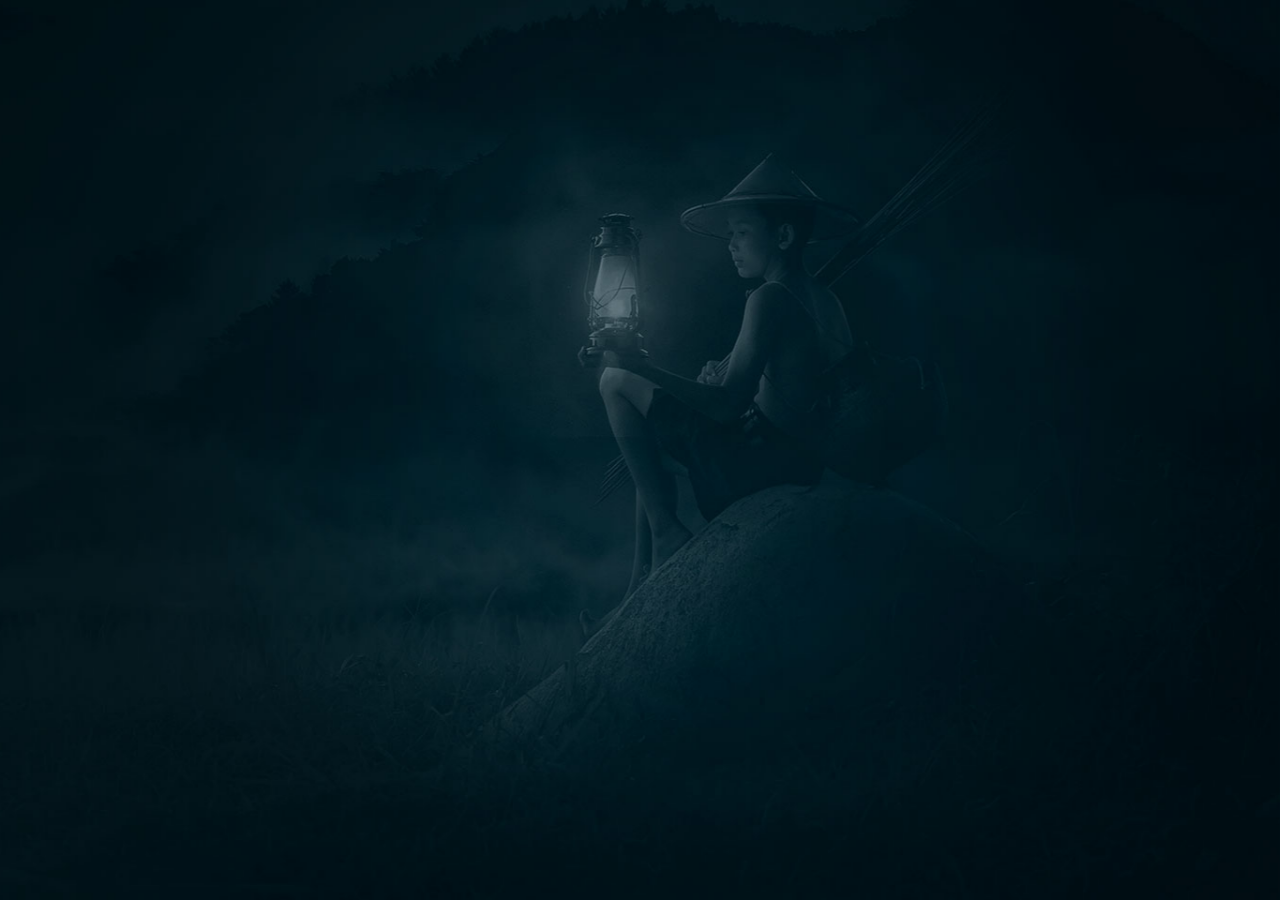
<file: index.html>
<!DOCTYPE html>
<html lang="ru">

<head>
  <meta charset="UTF-8">
  <meta name="viewport" content="width=1200px, initial-scale=1.0">
  <title>AirAsia</title>
  <link rel="stylesheet" href="css/main.css">
</head>

<body>
  <div class="welcome">
    <div class="welcome__container">
      <div class="central central_asia">
        <div class="central__pic">
          <img src="/images/airasia_logo.png" alt="airasia" class="central__logo">
          <div class="central__content">Открой для себя Азию</div>
        </div>
        <a href="/main.html" class="button">Войти</a>
      </div>
    </div>
  </div>
</body>

</html>
</file>
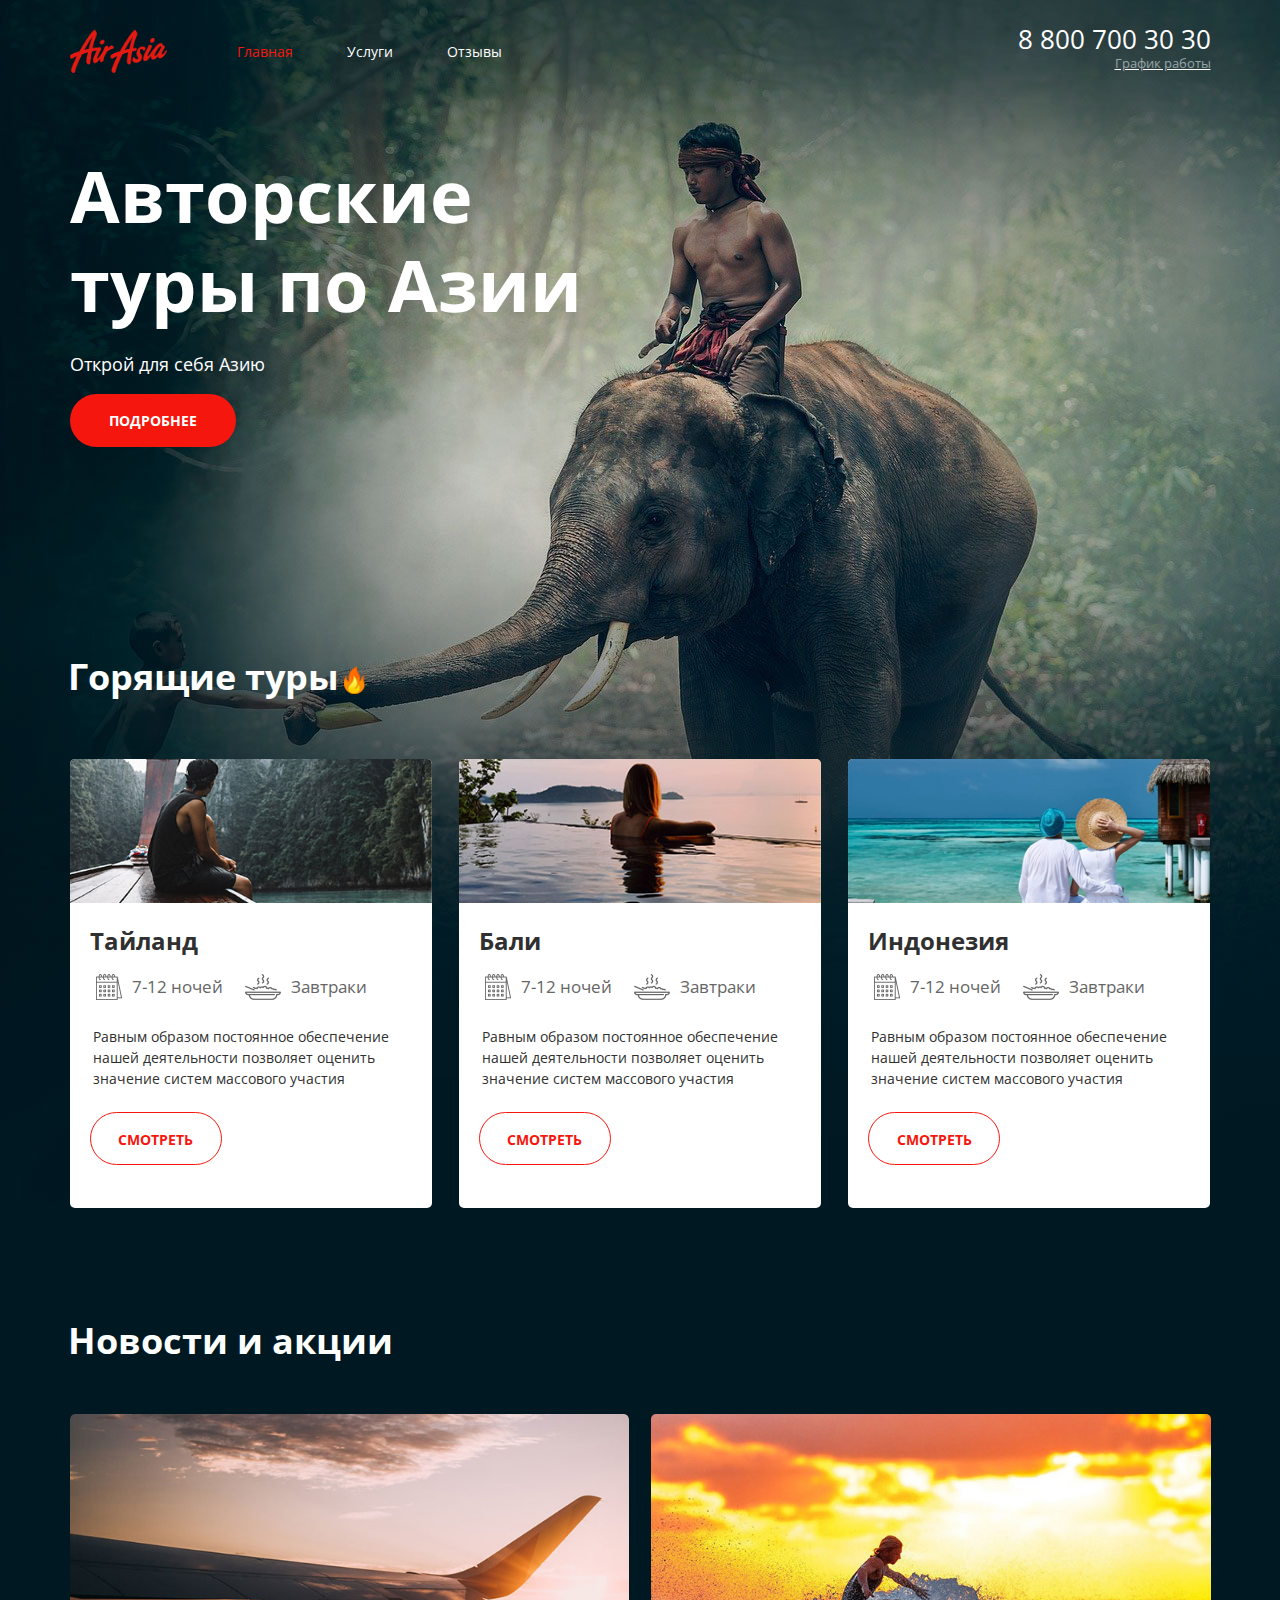
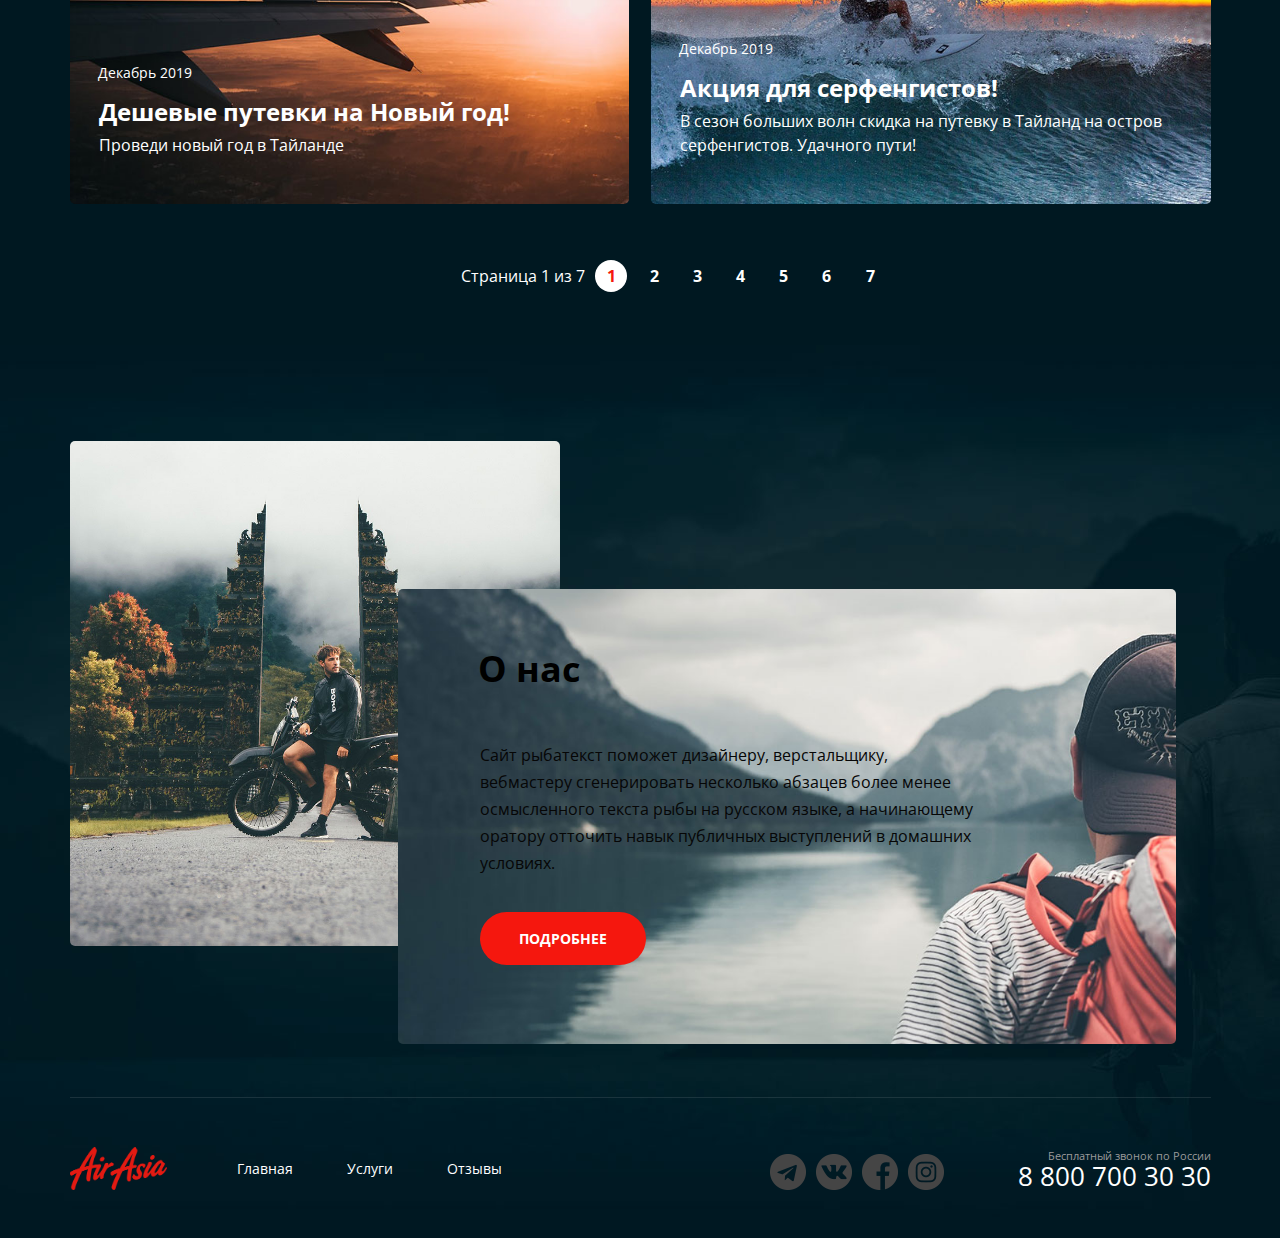
<file: main.html>
<!DOCTYPE html>
<html lang="ru">

<head>
  <meta charset="UTF-8">
  <meta name="viewport" content="width=1200px, initial-scale=1.0">
  <title>AirAsia</title>
  <link rel="stylesheet" href="css/main.css">
</head>

<body>
  <div class="wrapper main-page-wrapper">
    <div class="container">
      <header class="header">
        <div class="header__col">
          <a href="#" class="logo">
            <img src="/images/airasia_logo.png" alt="" class="logo__img">
          </a>
          <nav class="menu">
            <ul class="menu__list">
              <li class="menu__item menu__item-active">
                <a href="/main.html" class="menu__link">Главная</a>
              </li>
              <li class="menu__item ">
                <a href="/offers.html" class="menu__link">Услуги</a>
              </li>
              <li class="menu__item">
                <a href="/reviews.html" class="menu__link">Отзывы</a>
              </li>
            </ul>
          </nav>
        </div>
        <div class="header__col header__col_align_right">
          <address class="contacts">
            <a href="tel:+78007003030" class="contacts__phone">8 800 700 30 30</a>
            <div class="contacts__work-time">
              <div class="contacts__text">График работы</div>
              <div class="contacts__dropdown">
                <div class="contacts__triangle"></div>
                <ul class="contacts__list">
                  <li class="contacts__item contacts__item-bold">пн-вс: 09:00 - 20:00</li>
                  <li class="contacts__item ">Обед: 14:00-14:30</li>
                </ul>
              </div>
            </div>
          </address>
        </div>
      </header>
    </div>
    <section class="promo">
      <div class="container">
        <div class="promo__main">
          <h1 class="promo__title">Авторские туры по Азии</h1>
          <div class="promo__desc">Открой для себя Азию</div>
          <div class="btn">
            <a href="#" class="button">ПОДРОБНЕЕ</a>
          </div>
        </div>
      </div>
    </section>
    <section class="hot-turs">
      <div class="container">
        <h2 class="title title_icon_fire">Горящие туры</h2>
        <ul class="hot-turs__list">
          <li class="hot-turs__item">
            <div class="hot-turs__photo">
              <img src="images/content/offers/river.jpg" alt="Tour-photo" class="hot-turs__img">
            </div>
            <div class="hot-turs__desc">
              <h4 class="hot-turs__title">Тайланд</h4>
              <div class="hot-turs__content">
                <div class="hot-turs__features">
                  <div class="hot-turs__icon"><img src="images/icons/offers/calendar.png" alt="" class="hot-turs__pic">
                  </div>
                  <div class="hot-turs__subject">7-12 ночей</div>
                </div>
                <div class="hot-turs__features">
                  <div class="hot-turs__icon"><img src="images/icons/offers/meal.png" alt="" class="hot-turs__pic">
                  </div>
                  <div class="hot-turs__subject">Завтраки</div>
                </div>
              </div>
              <div class="hot-turs__text">Равным образом постоянное обеспечение нашей деятельности позволяет оценить
                значение систем массового участия</div>
              <div class="btn">
                <a href="#" class="button button_transparant">Смотреть</a>
              </div>
            </div>
          </li>
          <li class="hot-turs__item">
            <div class="hot-turs__photo">
              <img src="images/content/offers/pool.jpg" alt="Tour-photo" class="hot-turs__img">
            </div>
            <div class="hot-turs__desc">
              <h4 class="hot-turs__title">Бали</h4>
              <div class="hot-turs__content">
                <div class="hot-turs__features">
                  <div class="hot-turs__icon"><img src="images/icons/offers/calendar.png" alt="" class="hot-turs__pic">
                  </div>
                  <div class="hot-turs__subject">7-12 ночей</div>
                </div>
                <div class="hot-turs__features">
                  <div class="hot-turs__icon"><img src="images/icons/offers/meal.png" alt="" class="hot-turs__pic">
                  </div>
                  <div class="hot-turs__subject">Завтраки</div>
                </div>
              </div>
              <div class="hot-turs__text">Равным образом постоянное обеспечение нашей деятельности позволяет оценить
                значение систем массового участия</div>
              <div class="btn">
                <a href="#" class="button button_transparant">Смотреть</a>
              </div>
            </div>
          </li>
          <li class="hot-turs__item">
            <div class="hot-turs__photo">
              <img src="images/content/offers/ocean.jpg" alt="Tour-photo" class="hot-turs__img">
            </div>
            <div class="hot-turs__desc">
              <h4 class="hot-turs__title">Индонезия</h4>
              <div class="hot-turs__content">
                <div class="hot-turs__features">
                  <div class="hot-turs__icon"><img src="images/icons/offers/calendar.png" alt="" class="hot-turs__pic">
                  </div>
                  <div class="hot-turs__subject">7-12 ночей</div>
                </div>
                <div class="hot-turs__features">
                  <div class="hot-turs__icon"><img src="images/icons/offers/meal.png" alt="" class="hot-turs__pic">
                  </div>
                  <div class="hot-turs__subject">Завтраки</div>
                </div>
              </div>
              <div class="hot-turs__text">Равным образом постоянное обеспечение нашей деятельности позволяет оценить
                значение систем массового участия</div>
              <div class="btn">
                <a href="#" class="button button_transparant">Смотреть</a>
              </div>
            </div>
          </li>
        </ul>
      </div>
    </section>
    <section class="news">
      <div class="container">
        <h2 class="title">Новости и акции</h2>
        <ul class="news__list">
          <li class="news__item single-news">
            <div class="single-news__pic">
              <img src="images/content/news/plain.jpg" alt="plane" class="single-news news__img">
            </div>
            <div class="single-news__desc-wrap">
              <div class="single-news__calen">Декабрь 2019</div>
              <div class="single-news__title">Дешевые путевки на Новый год!</div>
              <div class="single-news__desc">Проведи новый год в Тайланде</div>
            </div>
          </li>
          <li class="news__item single-news">
            <div class="single-news__pic">
              <img src="images/content/news/surfer.jpg" alt="plane" class="single-news__img">
            </div>
            <div class="single-news__desc-wrap">
              <div class="single-news__calen">Декабрь 2019</div>
              <div class="single-news__title">Акция для серфенгистов!</div>
              <div class="single-news__desc">В сезон больших волн скидка на путевку в Тайланд на остров серфенгистов.
                Удачного пути!</div>
            </div>
          </li>
        </ul>
        <div class="paginator">
          <div class="paginator__display">Страница 1 из 7</div>
          <ul class="paginator__list">
            <li class="paginator__item paginator__item-active"><a href="#" class="paginator__link">1</a></li>
            <li class="paginator__item"><a href="#" class="paginator__link">2</a></li>
            <li class="paginator__item"><a href="#" class="paginator__link">3</a></li>
            <li class="paginator__item"><a href="#" class="paginator__link">4</a></li>
            <li class="paginator__item"><a href="#" class="paginator__link">5</a></li>
            <li class="paginator__item"><a href="#" class="paginator__link">6</a></li>
            <li class="paginator__item"><a href="#" class="paginator__link">7</a></li>
          </ul>
        </div>
      </div>
    </section>
    <section class="about">
      <div class="container">
        <div class="about__front">
          <div class="about__desc">
            <h2 class="title title_color_black">О нас</h2>
            <div class="about__text">
              <p>Сайт рыбатекст поможет дизайнеру, верстальщику, вебмастеру сгенерировать несколько абзацев более менее
                осмысленного текста рыбы на русском языке, а начинающему оратору отточить навык публичных выступлений в
                домашних условиях.</p>
            </div>
            <div class="btn">
              <a href="#" class="button">ПОДРОБНЕЕ</a>
            </div>
          </div>
        </div>
      </div>
    </section>
    <footer class="footer-container">
      <div class="container footer-container__content">
        <div class="footer footer-container__section">
          <div class="footer__col">
            <a href="#" class="logo">
              <img src="images/airasia_logo.png" alt="" class="logo__img">
            </a>
            <nav class="menu">
              <ul class="menu__list">
                <li class="menu__item">
                  <a href="/main.html" class="menu__link">Главная</a>
                </li>
                <li class="menu__item">
                  <a href="/offers.html" class="menu__link">Услуги</a>
                </li>
                <li class="menu__item">
                  <a href="/reviews.html" class="menu__link">Отзывы</a>
                </li>
              </ul>
            </nav>
          </div>
          <div class="footer__col footer__col_align_right">
            <div class="socials">
              <ul class="socials__list">
                <li class="socials__item ">
                  <a href="#" class="socials__link socials__link_tg ">
                  </a>
                </li>
                <li class="socials__item ">
                  <a href="#" class="socials__link socials__link_vk">
                  </a>
                </li>
                <li class="socials__item">
                  <a href="#" class="socials__link socials__link_fb">
                  </a>
                </li>
                <li class="socials__item">
                  <a href="#" class="socials__link socials__link_inst">
                  </a>
                </li>
              </ul>
            </div>
            <address class="contacts">
              <div class="contacts__desc">Бесплатный звонок по России</div>
              <a href="tel:+78007003030" class="contacts__phone">8 800 700 30 30</a>
            </address>
          </div>
        </div>
      </div>
    </footer>
  </div>
</body>

</html>
</file>
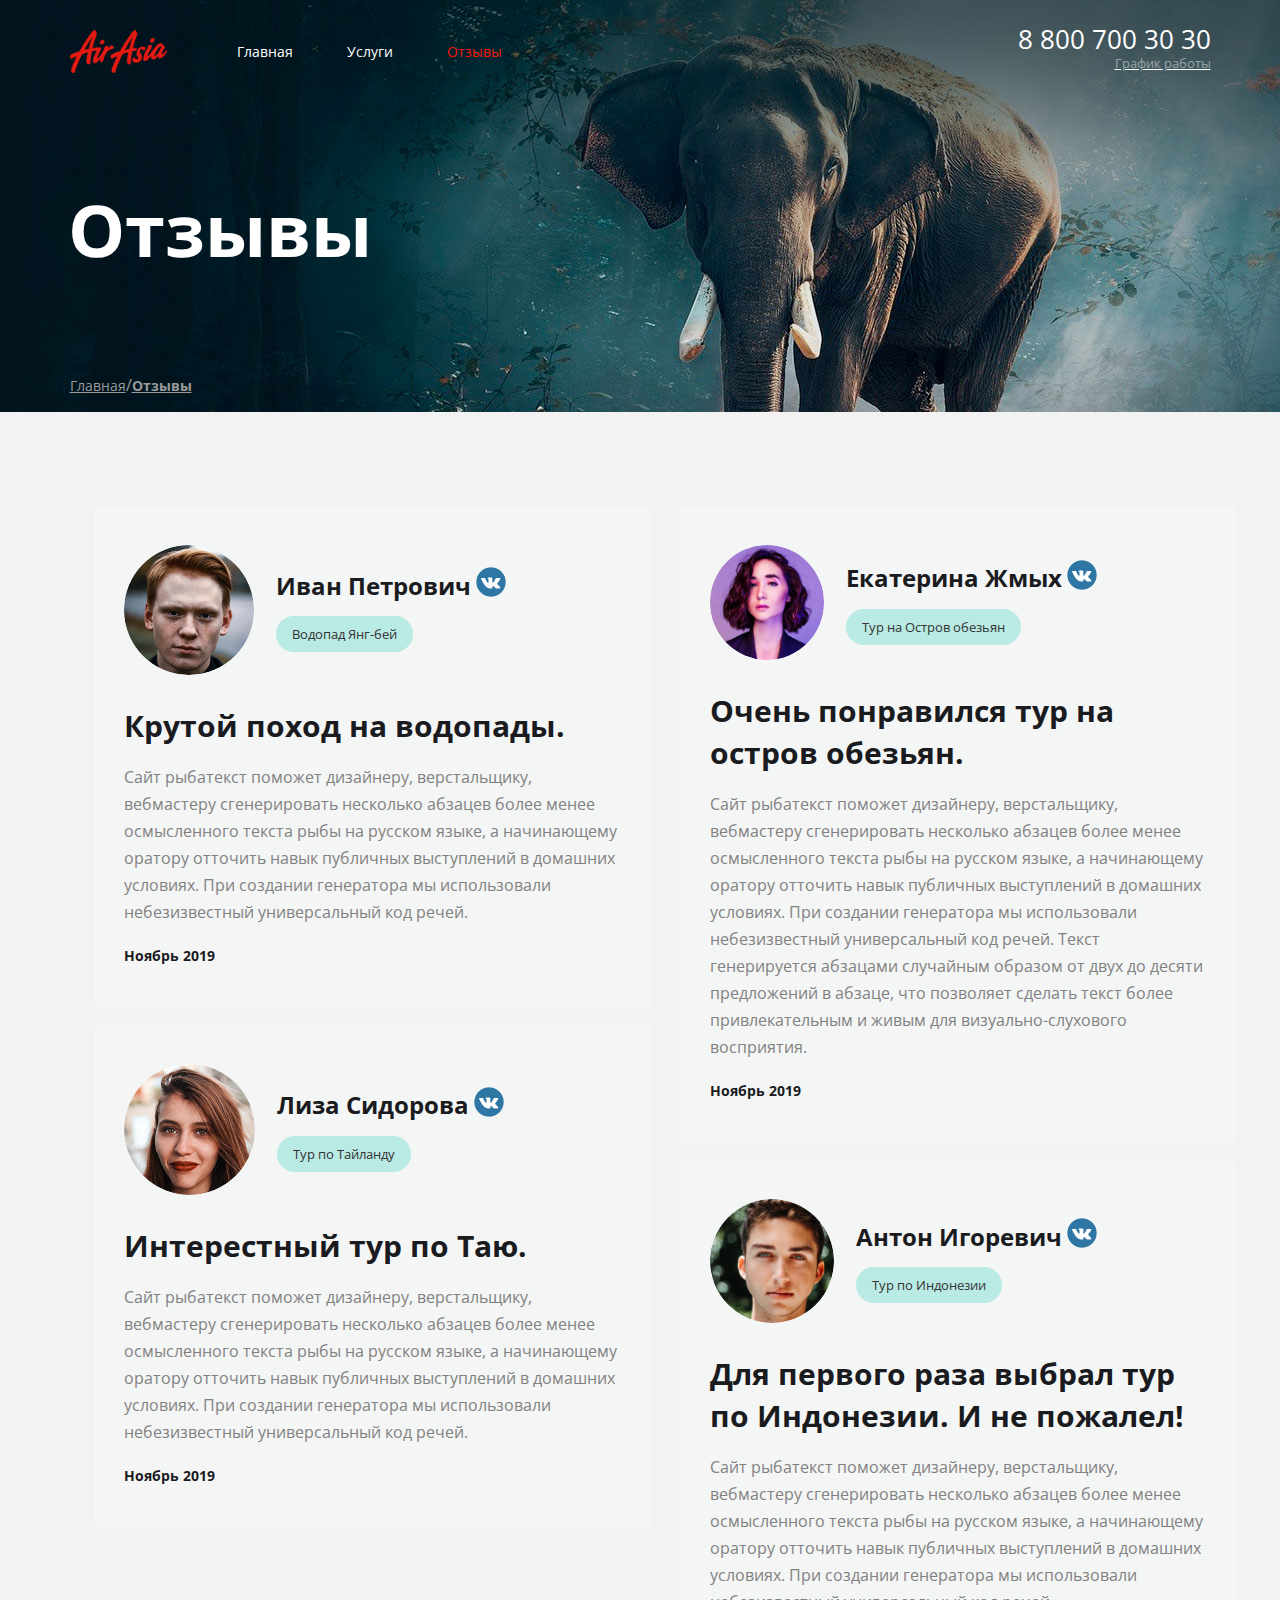
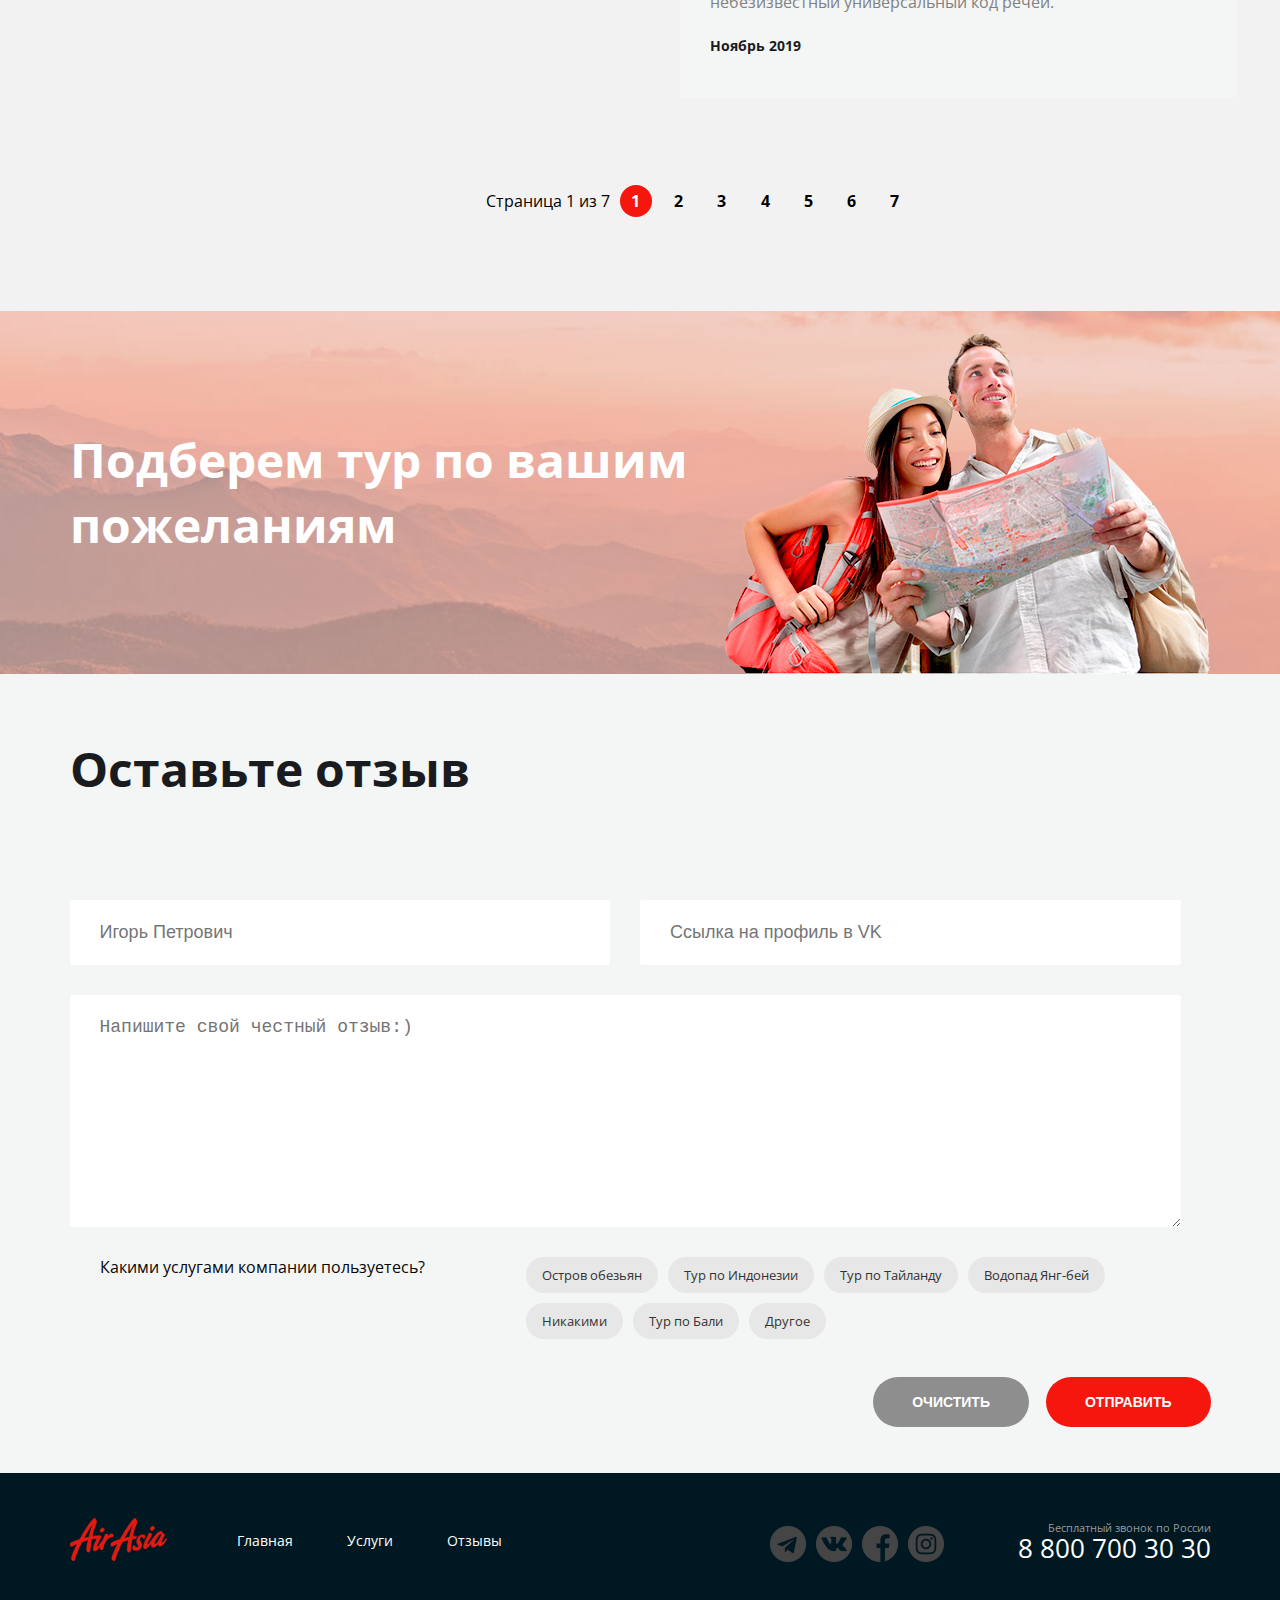
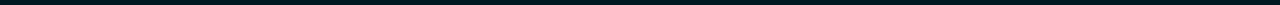
<file: reviews.html>
<!DOCTYPE html>
<html lang="ru">

<head>
  <meta charset="UTF-8">
  <meta name="viewport" content="width=1200, initial-scale=1.0">
  <link rel="stylesheet" href="/css/main.css">
  <title>Отзывы</title>
</head>

<body>
  <div class="wrapper wrapper__service">
    <section class="top-line">
      <div class="container header__container">
        <header class="header">
          <div class="header__col">
            <a href="#" class="logo">
              <img src="/images/airasia_logo.png" alt="" class="logo__img">
            </a>
            <nav class="menu">
              <ul class="menu__list">
                <li class="menu__item">
                  <a href="/main.html" class="menu__link">Главная</a>
                </li>
                <li class="menu__item ">
                  <a href="/offers.html" class="menu__link">Услуги</a>
                </li>
                <li class="menu__item menu__item-active">
                  <a href="/reviews.html" class="menu__link">Отзывы</a>
                </li>
              </ul>
            </nav>
          </div>
          <div class="header__col header__col_align_right">
            <address class="contacts">
              <a href="tel:+78007003030" class="contacts__phone">8 800 700 30 30</a>
              <div class="contacts__work-time">
                <div class="contacts__text">График работы</div>
                <div class="contacts__dropdown">
                  <div class="contacts__triangle"></div>
                  <ul class="contacts__list">
                    <li class="contacts__item contacts__item-bold">пн-вс: 09:00 - 20:00</li>
                    <li class="contacts__item ">Обед: 14:00-14:30</li>
                  </ul>
                </div>
              </div>
            </address>
          </div>
        </header>
        <h1 class="title title_service">Отзывы</h1>
        <nav class="breadcrumbs">
          <ul class="breadcrumbs__list">
            <li class="breadcrumbs__item">
              <a href="/main.html" class="breadcrumbs__link">Главная</a>
            </li>
            <li class="breadcrumbs__item breadcrumbs__item_active">
              <a href="/reviews.html" class="breadcrumbs__link">Отзывы</a>
            </li>
          </ul>
        </nav>
      </div>
    </section>
    <main class="page-content">
      <div class="container">
        <ul class="reviews">
          <li class="review__item review">
            <div class="review__header">
              <div class="review__photo">
                <div class="avatar">
                  <img src="images/content/reviews/ginger.jpg" alt="" class="avatar">
                </div>
              </div>
              <div class="review__userdata">
                <a href="#" class="review__user">Иван Петрович</a>
                <ul class="review__tags">
                  <li class="review__tag-item tag tag_background_light-blue">Водопад Янг-бей</li>
                </ul>
              </div>
            </div>
            <div class="review__content">
              <h3 class="review__title">Крутой поход на водопады.</h3>
              <div class="review__content-text">
                <p>Сайт рыбатекст поможет дизайнеру, верстальщику, вебмастеру сгенерировать несколько абзацев более
                  менее осмысленного текста рыбы на русском языке, а начинающему оратору отточить навык публичных
                  выступлений в домашних условиях. При создании генератора мы использовали небезизвестный универсальный
                  код речей.</p>
              </div>
              <div class="review__date">Ноябрь 2019</div>
            </div>
          </li>
           <li class="review__item review">
            <div class="review__header">
              <div class="review__photo">
                <div class="avatar">
                  <img src="images/content/reviews/liza.jpg" alt="" class="avatar">
                </div>
              </div>
              <div class="review__userdata">
                <a href="#" class="review__user">Лиза Сидорова</a>
                <ul class="review__tags">
                  <li class="review__tag-item tag tag_background_light-blue">Тур по Тайланду</li>
                </ul>
              </div>
            </div>
            <div class="review__content">
              <h3 class="review__title">Интерестный тур по Таю.</h3>
              <div class="review__content-text">
                <p>Сайт рыбатекст поможет дизайнеру, верстальщику, вебмастеру сгенерировать несколько абзацев более
                  менее осмысленного текста рыбы на русском языке, а начинающему оратору отточить навык публичных
                  выступлений в домашних условиях. При создании генератора мы использовали небезизвестный универсальный
                  код речей.</p>
              </div>
              <div class="review__date">Ноябрь 2019</div>
            </div>
          </li>
          <li class="review__item review">
            <div class="review__header">
              <div class="review__photo">
                <div class="avatar">
                  <img src="images/content/reviews/girl.jpg" alt="" class="avatar">
                </div>
              </div>
              <div class="review__userdata">
                <a href="#" class="review__user">Екатерина Жмых</a>
                <ul class="review__tags">
                  <li class="review__tag-item tag tag_background_light-blue">Тур на Остров обезьян</li>
                </ul>
              </div>
            </div>
            <div class="review__content">
              <h3 class="review__title">Очень понравился тур на остров обезьян.</h3>
              <div class="review__content-text">
                <p>Сайт рыбатекст поможет дизайнеру, верстальщику, вебмастеру сгенерировать несколько абзацев более
                  менее осмысленного текста рыбы на русском языке, а начинающему оратору отточить навык публичных
                  выступлений в домашних условиях. При создании генератора мы использовали небезизвестный универсальный
                  код речей. Текст генерируется абзацами случайным образом от двух до десяти предложений в абзаце, что
                  позволяет сделать текст более привлекательным и живым для визуально-слухового восприятия.</p>
              </div>
              <div class="review__date">Ноябрь 2019</div>
            </div>
          </li>
         
          <li class="review__item review">
            <div class="review__header">
              <div class="review__photo">
                <div class="avatar">
                  <img src="images/content/reviews/guy.jpg" alt="" class="avatar">
                </div>
              </div>
              <div class="review__userdata">
                <a href="#" class="review__user">Антон Игоревич</a>
                <ul class="review__tags">
                  <li class="review__tag-item tag tag_background_light-blue">Тур по Индонезии</li>
                </ul>
              </div>
            </div>
            <div class="review__content">
              <h3 class="review__title">Для первого раза выбрал тур по Индонезии. И не пожалел!</h3>
              <div class="review__content-text">
                <p>Сайт рыбатекст поможет дизайнеру, верстальщику, вебмастеру сгенерировать несколько абзацев более
                  менее осмысленного текста рыбы на русском языке, а начинающему оратору отточить навык публичных
                  выступлений в домашних условиях. При создании генератора мы использовали небезизвестный универсальный
                  код речей.</p>
              </div>
              <div class="review__date">Ноябрь 2019</div>
            </div>
          </li>
        </ul>
        <div class="paginator paginator_black">
          <div class="paginator__display">Страница 1 из 7</div>
          <ul class="paginator__list">
            <li class="paginator__item paginator_red_btn paginator__item-active-other"><a href="#" class="paginator__link">1</a></li>
            <li class="paginator__item paginator_red_btn"><a href="#" class="paginator__link">2</a></li>
            <li class="paginator__item paginator_red_btn"><a href="#" class="paginator__link">3</a></li>
            <li class="paginator__item paginator_red_btn"><a href="#" class="paginator__link">4</a></li>
            <li class="paginator__item paginator_red_btn"><a href="#" class="paginator__link">5</a></li>
            <li class="paginator__item paginator_red_btn"><a href="#" class="paginator__link">6</a></li>
            <li class="paginator__item paginator_red_btn"><a href="#" class="paginator__link">7</a></li>
          </ul>
        </div>
      </div>
    </main>
    <section class="separator">
      <div class="container separator_container">
        <div class="separator__content">
          <h2 class="separator__title">Подберем тур по вашим пожеланиям</h2>
          <div class="separator__decor">
            <img src="/images/decor/couple.png" alt="" class="separator__img">
          </div>
        </div>
      </div>
    </section>
    <section class="inner-section inner-section_bg_grey">
      <div class="container">
        <h2 class="inner-section__title">Оставьте отзыв</h2>
        <form class="form">
          <div class="form__row">
            <input type="text" placeholder="Игорь Петрович" class="form__input"></input>
            <input type="text" placeholder="Ссылка на профиль в VK" class="form__input"></input>
          </div>
          <div class="form__row">
            <textarea placeholder="Напишите свой честный отзыв:)" class="form__input form__input_textarea"></textarea>
          </div>
          <div class="form__controls">
            <div class="form__controls-title">Какими услугами компании пользуетесь?</div>
            <ul class="controls">
              <li class="controls__item">
                <label class="controls__elem">
                  <input type="checkbox" name="" id="input" class="controls__checkbox">
                  <div class="tag controls__tag">Остров обезьян</div>
                </label>
              </li>
              <li class="controls__item">
                <label class="controls__elem">
                  <input type="checkbox" name="" id="input" class="controls__checkbox">
                  <div class="tag controls__tag">Тур по Индонезии</div>
                </label>
              </li>
              <li class="controls__item">
                <label class="controls__elem">
                  <input type="checkbox" name="" id="input" class="controls__checkbox">
                  <div class="tag controls__tag">Тур по Тайланду</div>
                </label>
              </li>
              <li class="controls__item">
                <label class="controls__elem">
                  <input type="checkbox" name="" id="input" class="controls__checkbox">
                  <div class="tag controls__tag">Водопад Янг-бей</div>
                </label>
              </li>
              <li class="controls__item">
                <label class="controls__elem">
                  <input type="checkbox" name="" id="input" class="controls__checkbox">
                  <div class="tag controls__tag">Никакими</div>
                </label>
              </li>
              <li class="controls__item">
                <label class="controls__elem">
                  <input type="checkbox" name="" id="input" class="controls__checkbox">
                  <div class="tag controls__tag">Тур по Бали</div>
                </label>
              </li>
              <li class="controls__item">
                <label class="controls__elem">
                  <input type="checkbox" name="" id="input" class="controls__checkbox">
                  <div class="tag controls__tag">Другое</div>
                </label>
              </li>
            </ul>
          </div>
          <div class="form__btns">
            <button type="reset" class="button form__btn button_color_grey">Очистить</button>
            <button type="submit" class="button form__btn button_color_black">Отправить</button>
          </div>
        </form>
      </div>
    </section>
    <section class="inner-footer">
      <div class="container inner-footer__container">
        <footer class="footer">
          <div class="footer__col">
            <a href="#" class="logo">
              <img src="images/airasia_logo.png" alt="" class="logo__img">
            </a>
            <nav class="menu">
              <ul class="menu__list">
                <li class="menu__item">
                  <a href="/main.html" class="menu__link">Главная</a>
                </li>
                <li class="menu__item">
                  <a href="/offers.html" class="menu__link">Услуги</a>
                </li>
                <li class="menu__item">
                  <a href="/reviews.html" class="menu__link">Отзывы</a>
                </li>
              </ul>
            </nav>
          </div>
          <div class="footer__col footer__col_align_right">
            <div class="socials">
              <ul class="socials__list">
                <li class="socials__item ">
                  <a href="#" class="socials__link socials__link_tg ">
                  </a>
                </li>
                <li class="socials__item ">
                  <a href="#" class="socials__link socials__link_vk">
                  </a>
                </li>
                <li class="socials__item">
                  <a href="#" class="socials__link socials__link_fb">
                  </a>
                </li>
                <li class="socials__item">
                  <a href="#" class="socials__link socials__link_inst">
                  </a>
                </li>
              </ul>
            </div>
            <address class="contacts">
              <div class="contacts__desc">Бесплатный звонок по России</div>
              <a href="tel:+78007003030" class="contacts__phone">8 800 700 30 30</a>
            </address>
          </div>
        </footer>
      </div>
    </section>
  </div>
</body>

</html>
</file>
<file: css/main.css>
@import url('./layouts/fonts.css');
@import url('./layouts/base.css');
@import url('./layouts/normalize.css');



@import url('./blocks/about.css');
@import url('./blocks/breadcrumbs.css');
@import url('./blocks/contacts.css');
@import url('./blocks/footer.css');
@import url('./blocks/header.css');
@import url('./blocks/hot-turs.css');
@import url('./blocks/menu.css');
@import url('./blocks/news.css');
@import url('./blocks/paginator.css');
@import url('./blocks/partners.css');
@import url('./blocks/promo.css');
@import url('./blocks/service.css');
@import url('./blocks/socials.css');
@import url('./blocks/title.css');
@import url('./blocks/logo.css');
@import url('./blocks/button.css');
@import url('./blocks/form.css');
@import url('./blocks/review.css');
@import url('./blocks/inner-section.css');
@import url('./blocks/form.css');
@import url('./blocks/controls.css');
@import url('./blocks/separator.css');
@import url('./blocks/check-form.css');
@import url('./blocks/tag.css');
@import url('./blocks/input.css');
@import url('./blocks/welcome.css');
</file>
